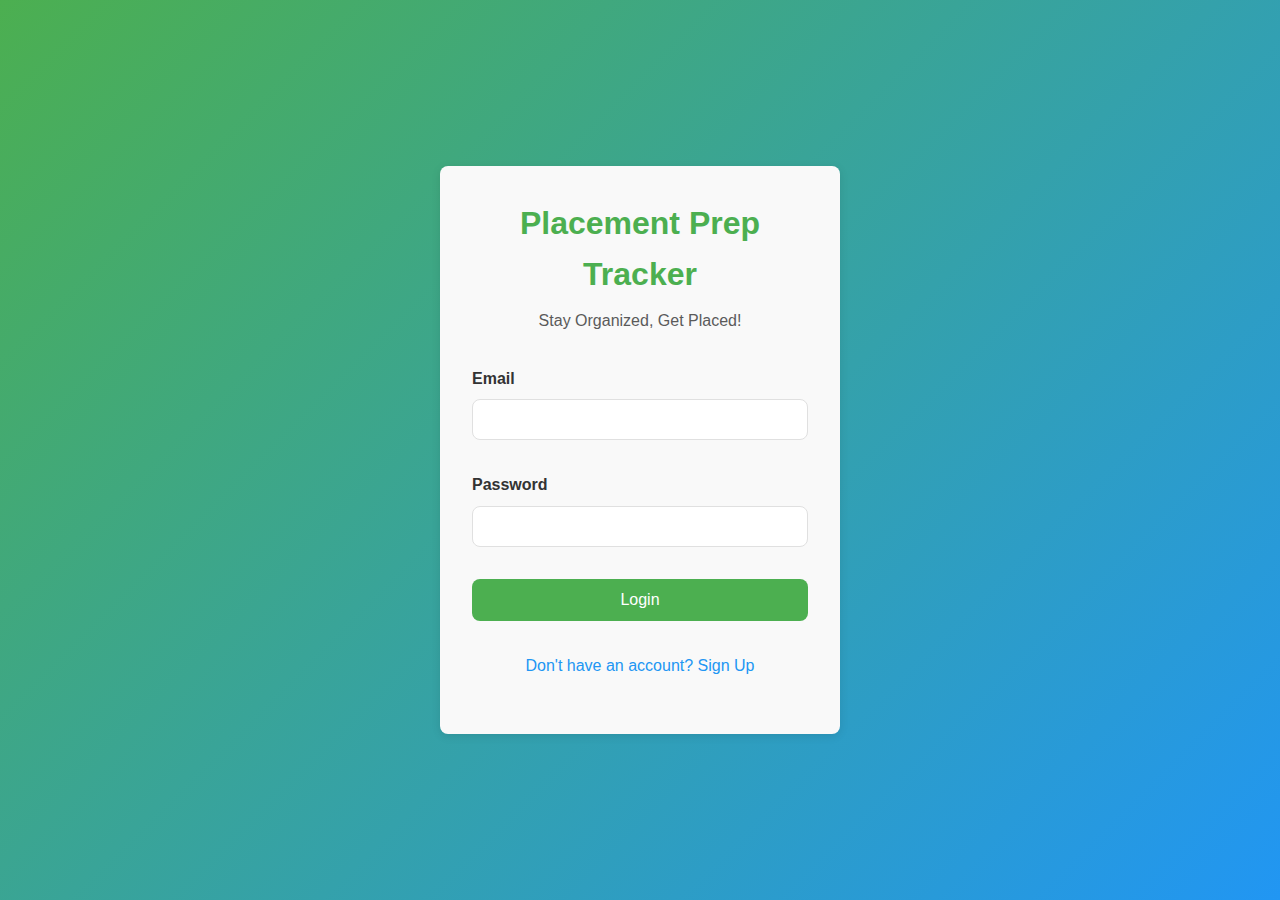
<file: index.html>
<!DOCTYPE html>
<html lang="en">
<head>
    <meta charset="UTF-8">
    <meta name="viewport" content="width=device-width, initial-scale=1.0">
    <title>Placement Prep Tracker - Login</title>
    <link rel="stylesheet" href="styles.css">
</head>
<body>
    <div class="auth-container">
        <div class="auth-card">
            <h1>Placement Prep Tracker</h1>
            <p class="subtitle">Stay Organized, Get Placed!</p>
            
            <form id="loginForm" class="auth-form">
                <div class="form-group">
                    <label for="email">Email</label>
                    <input type="email" id="email" name="email" required>
                </div>
                
                <div class="form-group">
                    <label for="password">Password</label>
                    <input type="password" id="password" name="password" required>
                </div>
                
                <button type="submit" class="auth-button">Login</button>
                
                <div class="auth-links">
                    <a href="#" id="showSignup">Don't have an account? Sign Up</a>
                </div>
                
                <div id="authError" class="error-message"></div>
            </form>
            
            <form id="signupForm" class="auth-form hidden">
                <div class="form-group">
                    <label for="signupEmail">Email</label>
                    <input type="email" id="signupEmail" name="email" required>
                </div>
                
                <div class="form-group">
                    <label for="signupPassword">Password</label>
                    <input type="password" id="signupPassword" name="password" required>
                </div>
                
                <div class="form-group">
                    <label for="signupConfirm">Confirm Password</label>
                    <input type="password" id="signupConfirm" name="confirm" required>
                </div>
                
                <button type="submit" class="auth-button">Sign Up</button>
                
                <div class="auth-links">
                    <a href="#" id="showLogin">Already have an account? Login</a>
                </div>
                
                <div id="signupError" class="error-message"></div>
            </form>
        </div>
    </div>
    
    <script src="auth.js"></script>
</body>
</html>
</file>
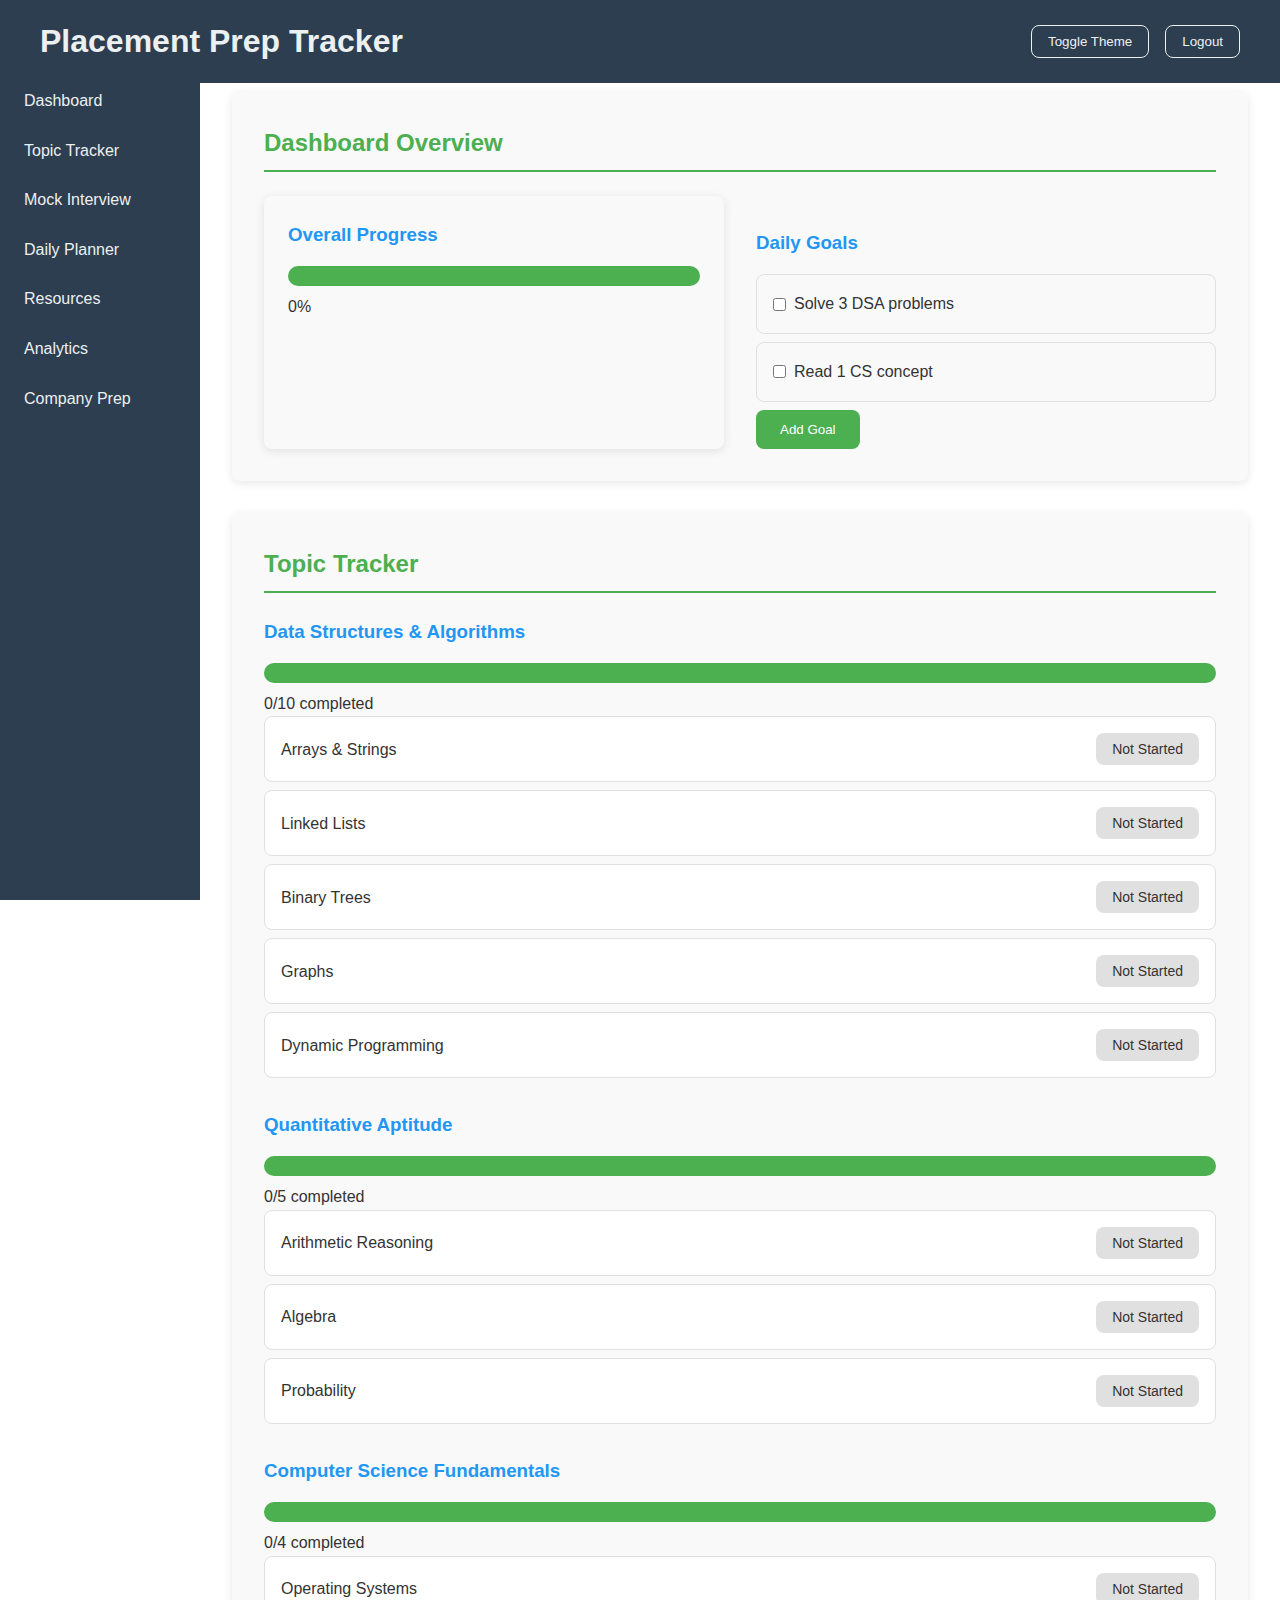
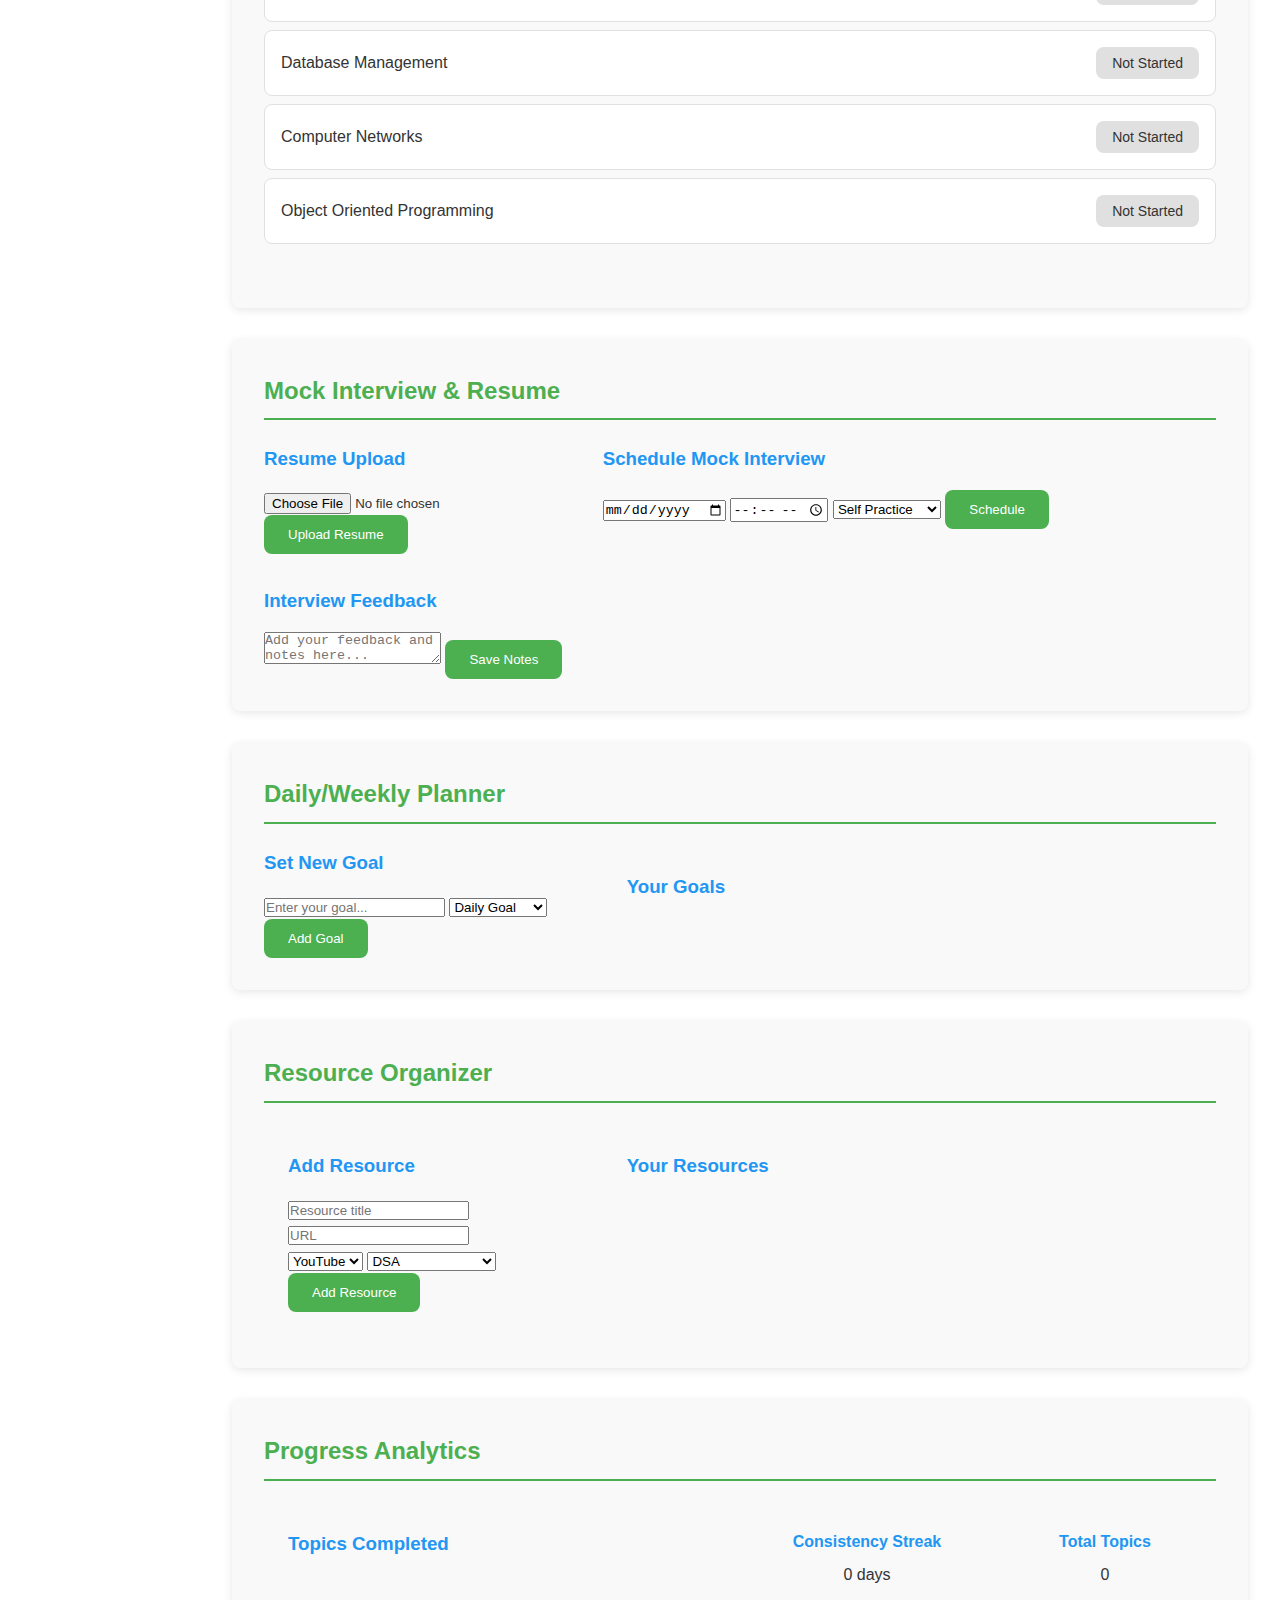
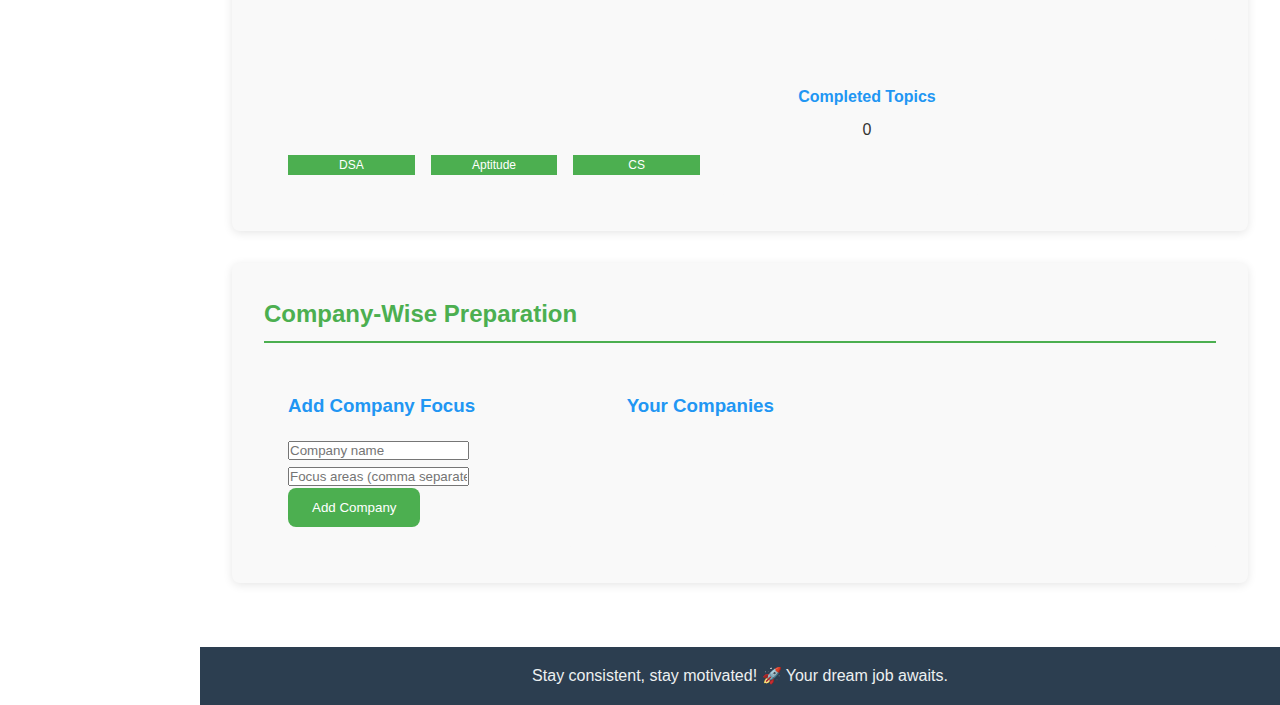
<file: dashboard.html>
<!DOCTYPE html>
<html lang="en">
<head>
    <meta charset="UTF-8">
    <meta name="viewport" content="width=device-width, initial-scale=1.0">
    <title>Placement Prep Tracker - Dashboard</title>
    <link rel="stylesheet" href="styles.css">
</head>
<body>
    <header>
        <div class="header-content">
            <h1>Placement Prep Tracker</h1>
            <div class="header-controls">
                <button id="themeToggle" class="theme-toggle">Toggle Theme</button>
                <button id="logoutBtn" class="logout-btn">Logout</button>
            </div>
        </div>
    </header>

    <nav class="sidebar">
        <ul>
            <li><a href="#dashboard">Dashboard</a></li>
            <li><a href="#topic-tracker">Topic Tracker</a></li>
            <li><a href="#mock-interview">Mock Interview</a></li>
            <li><a href="#planner">Daily Planner</a></li>
            <li><a href="#resources">Resources</a></li>
            <li><a href="#analytics">Analytics</a></li>
            <li><a href="#company-prep">Company Prep</a></li>
        </ul>
    </nav>

    <main class="main-content">
        <!-- Dashboard Overview -->
        <section id="dashboard" class="section">
            <h2>Dashboard Overview</h2>
            <div class="progress-overview">
                <div class="progress-card">
                    <h3>Overall Progress</h3>
                    <div class="progress-bar">
                        <div class="progress-fill" id="overallProgress"></div>
                    </div>
                    <span id="overallProgressText">0%</span>
                </div>
                
                <div class="daily-goals">
                    <h3>Daily Goals</h3>
                    <div id="dailyGoalsList">
                        <div class="goal-item">
                            <input type="checkbox" id="goal1">
                            <label for="goal1">Solve 3 DSA problems</label>
                        </div>
                        <div class="goal-item">
                            <input type="checkbox" id="goal2">
                            <label for="goal2">Read 1 CS concept</label>
                        </div>
                    </div>
                    <button onclick="addDailyGoal()">Add Goal</button>
                </div>
            </div>
        </section>

        <!-- Topic Tracker -->
        <section id="topic-tracker" class="section">
            <h2>Topic Tracker</h2>
            
            <div class="topic-section">
                <h3>Data Structures & Algorithms</h3>
                <div class="progress-bar">
                    <div class="progress-fill" id="dsaProgress"></div>
                </div>
                <span id="dsaProgressText">0/10 completed</span>
                <div class="topic-list" id="dsaTopics">
                    <div class="topic-item">
                        <span>Arrays & Strings</span>
                        <div class="topic-status">
                            <button class="status-btn not-started" onclick="updateTopicStatus(this, 'dsa', 'arrays')">Not Started</button>
                        </div>
                    </div>
                    <div class="topic-item">
                        <span>Linked Lists</span>
                        <div class="topic-status">
                            <button class="status-btn not-started" onclick="updateTopicStatus(this, 'dsa', 'linkedlists')">Not Started</button>
                        </div>
                    </div>
                    <div class="topic-item">
                        <span>Binary Trees</span>
                        <div class="topic-status">
                            <button class="status-btn not-started" onclick="updateTopicStatus(this, 'dsa', 'trees')">Not Started</button>
                        </div>
                    </div>
                    <div class="topic-item">
                        <span>Graphs</span>
                        <div class="topic-status">
                            <button class="status-btn not-started" onclick="updateTopicStatus(this, 'dsa', 'graphs')">Not Started</button>
                        </div>
                    </div>
                    <div class="topic-item">
                        <span>Dynamic Programming</span>
                        <div class="topic-status">
                            <button class="status-btn not-started" onclick="updateTopicStatus(this, 'dsa', 'dp')">Not Started</button>
                        </div>
                    </div>
                </div>
            </div>

            <div class="topic-section">
                <h3>Quantitative Aptitude</h3>
                <div class="progress-bar">
                    <div class="progress-fill" id="aptitudeProgress"></div>
                </div>
                <span id="aptitudeProgressText">0/5 completed</span>
                <div class="topic-list" id="aptitudeTopics">
                    <div class="topic-item">
                        <span>Arithmetic Reasoning</span>
                        <div class="topic-status">
                            <button class="status-btn not-started" onclick="updateTopicStatus(this, 'aptitude', 'arithmetic')">Not Started</button>
                        </div>
                    </div>
                    <div class="topic-item">
                        <span>Algebra</span>
                        <div class="topic-status">
                            <button class="status-btn not-started" onclick="updateTopicStatus(this, 'aptitude', 'algebra')">Not Started</button>
                        </div>
                    </div>
                    <div class="topic-item">
                        <span>Probability</span>
                        <div class="topic-status">
                            <button class="status-btn not-started" onclick="updateTopicStatus(this, 'aptitude', 'probability')">Not Started</button>
                        </div>
                    </div>
                </div>
            </div>

            <div class="topic-section">
                <h3>Computer Science Fundamentals</h3>
                <div class="progress-bar">
                    <div class="progress-fill" id="csProgress"></div>
                </div>
                <span id="csProgressText">0/4 completed</span>
                <div class="topic-list" id="csTopics">
                    <div class="topic-item">
                        <span>Operating Systems</span>
                        <div class="topic-status">
                            <button class="status-btn not-started" onclick="updateTopicStatus(this, 'cs', 'os')">Not Started</button>
                        </div>
                    </div>
                    <div class="topic-item">
                        <span>Database Management</span>
                        <div class="topic-status">
                            <button class="status-btn not-started" onclick="updateTopicStatus(this, 'cs', 'dbms')">Not Started</button>
                        </div>
                    </div>
                    <div class="topic-item">
                        <span>Computer Networks</span>
                        <div class="topic-status">
                            <button class="status-btn not-started" onclick="updateTopicStatus(this, 'cs', 'cn')">Not Started</button>
                        </div>
                    </div>
                    <div class="topic-item">
                        <span>Object Oriented Programming</span>
                        <div class="topic-status">
                            <button class="status-btn not-started" onclick="updateTopicStatus(this, 'cs', 'oop')">Not Started</button>
                        </div>
                    </div>
                </div>
            </div>
        </section>

        <!-- Mock Interview & Resume -->
        <section id="mock-interview" class="section">
            <h2>Mock Interview & Resume</h2>
            <div class="interview-section">
                <div class="resume-upload">
                    <h3>Resume Upload</h3>
                    <input type="file" id="resumeFile" accept=".pdf,.doc,.docx">
                    <button onclick="uploadResume()">Upload Resume</button>
                    <div id="resumeStatus"></div>
                </div>
                
                <div class="interview-scheduler">
                    <h3>Schedule Mock Interview</h3>
                    <input type="date" id="interviewDate">
                    <input type="time" id="interviewTime">
                    <select id="interviewType">
                        <option value="self">Self Practice</option>
                        <option value="peer">Peer Interview</option>
                    </select>
                    <button onclick="scheduleInterview()">Schedule</button>
                    <div id="interviewList"></div>
                </div>
                
                <div class="feedback-notes">
                    <h3>Interview Feedback</h3>
                    <textarea id="feedbackText" placeholder="Add your feedback and notes here..."></textarea>
                    <button onclick="saveFeedback()">Save Notes</button>
                </div>
            </div>
        </section>

        <!-- Daily Planner -->
        <section id="planner" class="section">
            <h2>Daily/Weekly Planner</h2>
            <div class="planner-section">
                <div class="goal-form">
                    <h3>Set New Goal</h3>
                    <input type="text" id="goalInput" placeholder="Enter your goal...">
                    <select id="goalType">
                        <option value="daily">Daily Goal</option>
                        <option value="weekly">Weekly Goal</option>
                    </select>
                    <button onclick="addGoal()">Add Goal</button>
                </div>
                
                <div class="goals-list">
                    <h3>Your Goals</h3>
                    <div id="goalsContainer"></div>
                </div>
            </div>
        </section>

        <!-- Resources -->
        <section id="resources" class="section">
            <h2>Resource Organizer</h2>
            <div class="resource-section">
                <div class="resource-form">
                    <h3>Add Resource</h3>
                    <input type="text" id="resourceTitle" placeholder="Resource title">
                    <input type="url" id="resourceUrl" placeholder="URL">
                    <select id="resourceType">
                        <option value="youtube">YouTube</option>
                        <option value="pdf">PDF</option>
                        <option value="website">Website</option>
                        <option value="playlist">Playlist</option>
                    </select>
                    <select id="resourceTopic">
                        <option value="dsa">DSA</option>
                        <option value="aptitude">Aptitude</option>
                        <option value="cs">CS Fundamentals</option>
                        <option value="hr">HR Prep</option>
                    </select>
                    <button onclick="addResource()">Add Resource</button>
                </div>
                
                <div class="resources-list">
                    <h3>Your Resources</h3>
                    <div id="resourcesContainer"></div>
                </div>
            </div>
        </section>

        <!-- Analytics -->
        <section id="analytics" class="section">
            <h2>Progress Analytics</h2>
            <div class="analytics-section">
                <div class="chart-container">
                    <h3>Topics Completed</h3>
                    <div class="chart" id="topicsChart">
                        <div class="chart-bar" style="height: 0%" data-topic="dsa">DSA</div>
                        <div class="chart-bar" style="height: 0%" data-topic="aptitude">Aptitude</div>
                        <div class="chart-bar" style="height: 0%" data-topic="cs">CS</div>
                    </div>
                </div>
                
                <div class="stats-container">
                    <div class="stat-card">
                        <h4>Consistency Streak</h4>
                        <span id="streakCount">0 days</span>
                    </div>
                    <div class="stat-card">
                        <h4>Total Topics</h4>
                        <span id="totalTopics">0</span>
                    </div>
                    <div class="stat-card">
                        <h4>Completed Topics</h4>
                        <span id="completedTopics">0</span>
                    </div>
                </div>
            </div>
        </section>

        <!-- Company Preparation -->
        <section id="company-prep" class="section">
            <h2>Company-Wise Preparation</h2>
            <div class="company-section">
                <div class="company-form">
                    <h3>Add Company Focus</h3>
                    <input type="text" id="companyName" placeholder="Company name">
                    <input type="text" id="companyFocus" placeholder="Focus areas (comma separated)">
                    <button onclick="addCompany()">Add Company</button>
                </div>
                
                <div class="companies-list">
                    <h3>Your Companies</h3>
                    <div id="companiesContainer"></div>
                </div>
            </div>
        </section>
    </main>

    <footer>
        <p>Stay consistent, stay motivated! 🚀 Your dream job awaits.</p>
    </footer>

    <script src="script.js"></script>
</body>
</html>
</file>
<file: styles.css>
:root {
    --background-color: #ffffff;
    --text-color: #333333;
    --primary-color: #4CAF50;
    --secondary-color: #2196F3;
    --accent-color: #FF9800;
    --error-color: #f44336;
    --border-color: #e0e0e0;
    --card-background: #f9f9f9;
    --sidebar-background: #2c3e50;
    --sidebar-text: #ecf0f1;
    --shadow: 0 2px 10px rgba(0,0,0,0.1);
    --border-radius: 8px;
    --transition: all 0.3s ease;
}

[data-theme="dark"] {
    --background-color: #1a1a1a;
    --text-color: #e0e0e0;
    --card-background: #2d2d2d;
    --border-color: #404040;
    --sidebar-background: #1e1e1e;
    --shadow: 0 2px 10px rgba(0,0,0,0.3);
}

* {
    margin: 0;
    padding: 0;
    box-sizing: border-box;
}

body {
    font-family: -apple-system, BlinkMacSystemFont, 'Segoe UI', Roboto, Oxygen, Ubuntu, Cantarell, sans-serif;
    background-color: var(--background-color);
    color: var(--text-color);
    line-height: 1.6;
    transition: var(--transition);
}

/* Authentication Styles */
.auth-container {
    display: flex;
    justify-content: center;
    align-items: center;
    min-height: 100vh;
    background: linear-gradient(135deg, var(--primary-color), var(--secondary-color));
}

.auth-card {
    background: var(--card-background);
    padding: 2rem;
    border-radius: var(--border-radius);
    box-shadow: var(--shadow);
    width: 100%;
    max-width: 400px;
    text-align: center;
}

.auth-card h1 {
    color: var(--primary-color);
    margin-bottom: 0.5rem;
}

.subtitle {
    color: var(--text-color);
    opacity: 0.8;
    margin-bottom: 2rem;
}

.auth-form {
    display: flex;
    flex-direction: column;
    gap: 1rem;
}

.form-group {
    display: flex;
    flex-direction: column;
    text-align: left;
}

.form-group label {
    margin-bottom: 0.5rem;
    font-weight: 600;
}

.form-group input {
    padding: 0.75rem;
    border: 1px solid var(--border-color);
    border-radius: var(--border-radius);
    background: var(--background-color);
    color: var(--text-color);
    transition: var(--transition);
}

.form-group input:focus {
    outline: none;
    border-color: var(--primary-color);
}

.auth-button {
    padding: 0.75rem;
    background: var(--primary-color);
    color: white;
    border: none;
    border-radius: var(--border-radius);
    font-size: 1rem;
    cursor: pointer;
    transition: var(--transition);
}

.auth-button:hover {
    background: #45a049;
}

.auth-links {
    margin-top: 1rem;
}

.auth-links a {
    color: var(--secondary-color);
    text-decoration: none;
}

.auth-links a:hover {
    text-decoration: underline;
}

.error-message {
    color: var(--error-color);
    font-size: 0.875rem;
    margin-top: 0.5rem;
}

.hidden {
    display: none;
}

/* Dashboard Styles */
header {
    background: var(--sidebar-background);
    color: var(--sidebar-text);
    padding: 1rem 2rem;
    position: fixed;
    top: 0;
    left: 0;
    right: 0;
    z-index: 1000;
}

.header-content {
    display: flex;
    justify-content: space-between;
    align-items: center;
    max-width: 1200px;
    margin: 0 auto;
}

.header-controls {
    display: flex;
    gap: 1rem;
}

.theme-toggle, .logout-btn {
    padding: 0.5rem 1rem;
    background: transparent;
    color: var(--sidebar-text);
    border: 1px solid var(--sidebar-text);
    border-radius: var(--border-radius);
    cursor: pointer;
    transition: var(--transition);
}

.theme-toggle:hover, .logout-btn:hover {
    background: var(--sidebar-text);
    color: var(--sidebar-background);
}

.sidebar {
    position: fixed;
    left: 0;
    top: 60px;
    bottom: 0;
    width: 200px;
    background: var(--sidebar-background);
    padding: 1rem 0;
    overflow-y: auto;
}

.sidebar ul {
    list-style: none;
}

.sidebar a {
    display: block;
    padding: 0.75rem 1.5rem;
    color: var(--sidebar-text);
    text-decoration: none;
    transition: var(--transition);
}

.sidebar a:hover {
    background: rgba(255,255,255,0.1);
}

.main-content {
    margin-left: 200px;
    margin-top: 60px;
    padding: 2rem;
    max-width: 1200px;
}

.section {
    background: var(--card-background);
    padding: 2rem;
    margin-bottom: 2rem;
    border-radius: var(--border-radius);
    box-shadow: var(--shadow);
}

.section h2 {
    color: var(--primary-color);
    margin-bottom: 1.5rem;
    border-bottom: 2px solid var(--primary-color);
    padding-bottom: 0.5rem;
}

.section h3 {
    color: var(--secondary-color);
    margin-bottom: 1rem;
}

/* Progress Styles */
.progress-overview {
    display: grid;
    grid-template-columns: repeat(auto-fit, minmax(300px, 1fr));
    gap: 2rem;
}

.progress-card {
    background: var(--card-background);
    padding: 1.5rem;
    border-radius: var(--border-radius);
    box-shadow: var(--shadow);
}

.progress-bar {
    width: 100%;
    height: 20px;
    background: var(--border-color);
    border-radius: 10px;
    overflow: hidden;
    margin: 0.5rem 0;
}

.progress-fill {
    height: 100%;
    background: var(--primary-color);
    transition: width 0.3s ease;
}

/* Topic Tracker Styles */
.topic-section {
    margin-bottom: 2rem;
}

.topic-list {
    display: flex;
    flex-direction: column;
    gap: 0.5rem;
}

.topic-item {
    display: flex;
    justify-content: space-between;
    align-items: center;
    padding: 1rem;
    background: var(--background-color);
    border: 1px solid var(--border-color);
    border-radius: var(--border-radius);
}

.topic-status {
    display: flex;
    gap: 0.5rem;
}

.status-btn {
    padding: 0.5rem 1rem;
    border: none;
    border-radius: var(--border-radius);
    cursor: pointer;
    transition: var(--transition);
    font-size: 0.875rem;
}

.status-btn.completed {
    background: var(--primary-color);
    color: white;
}

.status-btn.in-progress {
    background: var(--accent-color);
    color: white;
}

.status-btn.not-started {
    background: var(--border-color);
    color: var(--text-color);
}

/* Form Styles */
.form-group {
    margin-bottom: 1rem;
}

.form-group label {
    display: block;
    margin-bottom: 0.5rem;
    font-weight: 600;
}

.form-group input,
.form-group select,
.form-group textarea {
    width: 100%;
    padding: 0.75rem;
    border: 1px solid var(--border-color);
    border-radius: var(--border-radius);
    background: var(--background-color);
    color: var(--text-color);
}

.form-group textarea {
    resize: vertical;
    min-height: 100px;
}

button {
    padding: 0.75rem 1.5rem;
    background: var(--primary-color);
    color: white;
    border: none;
    border-radius: var(--border-radius);
    cursor: pointer;
    transition: var(--transition);
}

button:hover {
    background: #45a049;
}

/* Daily Goals Styles */
.daily-goals {
    margin-top: 2rem;
}

.goal-item {
    display: flex;
    align-items: center;
    gap: 0.5rem;
    margin-bottom: 0.5rem;
}

.goal-item input[type="checkbox"] {
    width: auto;
}

/* Analytics Styles */
.analytics-section {
    display: grid;
    grid-template-columns: 1fr 1fr;
    gap: 2rem;
}

.chart-container {
    background: var(--card-background);
    padding: 1.5rem;
    border-radius: var(--border-radius);
}

.chart {
    display: flex;
    align-items: end;
    gap: 1rem;
    height: 200px;
}

.chart-bar {
    flex: 1;
    background: var(--primary-color);
    min-height: 20px;
    display: flex;
    align-items: end;
    justify-content: center;
    color: white;
    font-size: 0.75rem;
    transition: height 0.3s ease;
}

.stats-container {
    display: grid;
    grid-template-columns: repeat(auto-fit, minmax(150px, 1fr));
    gap: 1rem;
}

.stat-card {
    background: var(--card-background);
    padding: 1.5rem;
    border-radius: var(--border-radius);
    text-align: center;
}

.stat-card h4 {
    margin-bottom: 0.5rem;
    color: var(--secondary-color);
}

/* Resource Styles */
.resource-section,
.interview-section,
.planner-section,
.company-section {
    display: grid;
    grid-template-columns: 1fr 2fr;
    gap: 2rem;
}

.resource-form,
.interview-form,
.planner-form,
.company-form {
    background: var(--card-background);
    padding: 1.5rem;
    border-radius: var(--border-radius);
}

.resources-list,
.interview-list,
.goals-list,
.companies-list {
    background: var(--card-background);
    padding: 1.5rem;
    border-radius: var(--border-radius);
}

.resource-item,
.interview-item,
.goal-item,
.company-item {
    padding: 1rem;
    border: 1px solid var(--border-color);
    border-radius: var(--border-radius);
    margin-bottom: 0.5rem;
}

/* Footer */
footer {
    background: var(--sidebar-background);
    color: var(--sidebar-text);
    text-align: center;
    padding: 1rem;
    margin-left: 200px;
}

/* Responsive Design */
@media (max-width: 768px) {
    .sidebar {
        width: 100%;
        position: relative;
        top: 0;
    }
    
    .main-content {
        margin-left: 0;
        margin-top: 120px;
    }
    
    footer {
        margin-left: 0;
    }
    
    .analytics-section,
    .resource-section,
    .interview-section,
    .planner-section,
    .company-section {
        grid-template-columns: 1fr;
    }
    
    .progress-overview {
        grid-template-columns: 1fr;
    }
}

@media (max-width: 480px) {
    .header-content {
        flex-direction: column;
        gap: 1rem;
    }
    
    .sidebar {
        position: fixed;
        top: 120px;
        left: -200px;
        transition: left 0.3s ease;
    }
    
    .sidebar.active {
        left: 0;
    }
    
    .main-content {
        margin-top: 180px;
    }
}
</file>
